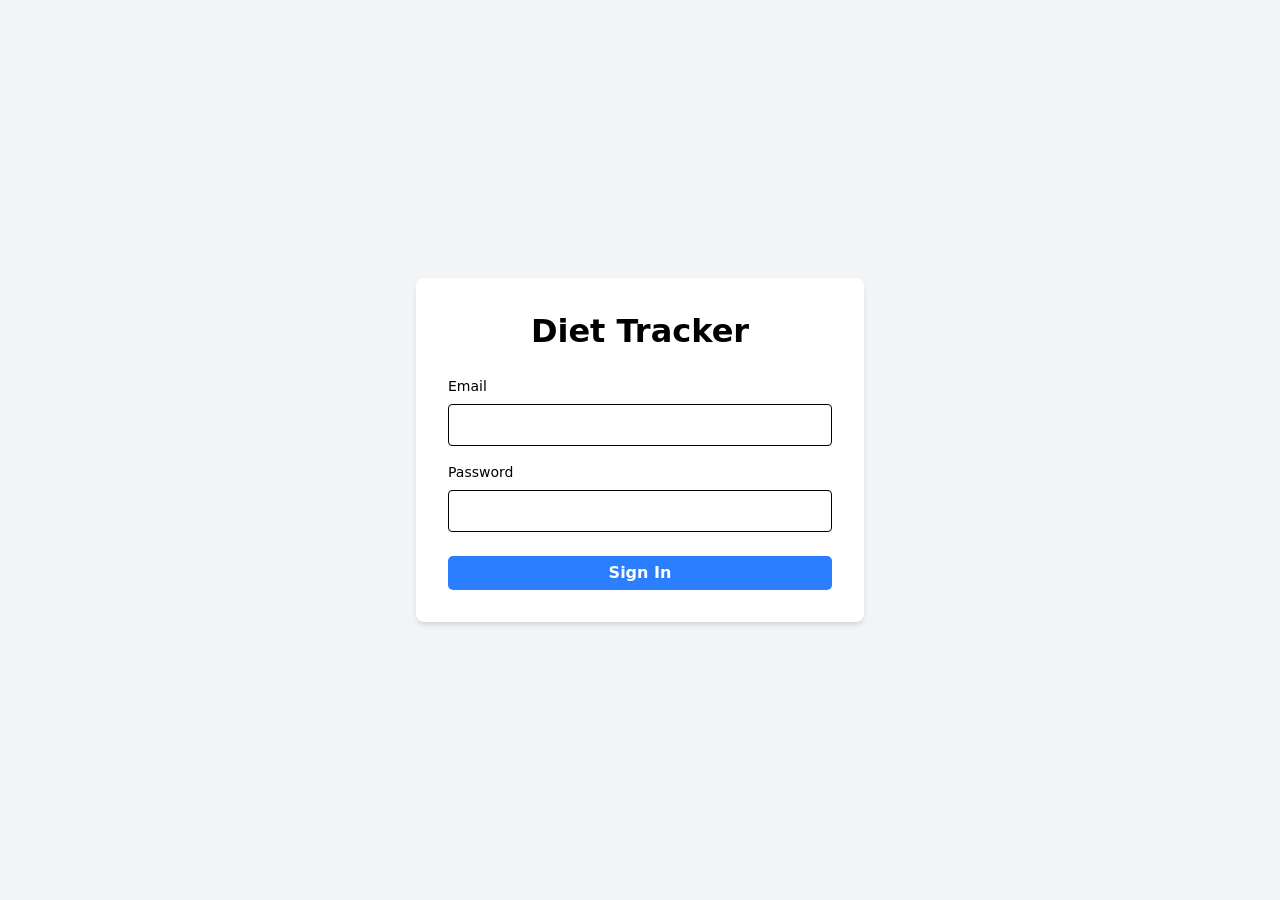
<file: index.html>
<!doctype html>
<html lang="en" data-beasties-container>
<head>
  <meta charset="utf-8">
  <title>Diet</title>
  <base href="/">
  <meta name="viewport" content="width=device-width, initial-scale=1">
  <link rel="icon" type="image/x-icon" href="favicon.ico">
  <link rel="manifest" href="site.webmanifest">
<style>@layer properties;@layer theme,base,components,utilities;@layer theme{:root{--font-sans:ui-sans-serif, system-ui, sans-serif, "Apple Color Emoji", "Segoe UI Emoji", "Segoe UI Symbol", "Noto Color Emoji";--font-mono:ui-monospace, SFMono-Regular, Menlo, Monaco, Consolas, "Liberation Mono", "Courier New", monospace;--color-red-100:oklch(93.6% .032 17.717);--color-red-400:oklch(70.4% .191 22.216);--color-red-500:oklch(63.7% .237 25.331);--color-red-600:oklch(57.7% .245 27.325);--color-red-700:oklch(50.5% .213 27.518);--color-orange-100:oklch(95.4% .038 75.164);--color-orange-500:oklch(70.5% .213 47.604);--color-orange-600:oklch(64.6% .222 41.116);--color-amber-100:oklch(96.2% .059 95.617);--color-yellow-50:oklch(98.7% .026 102.212);--color-yellow-200:oklch(94.5% .129 101.54);--color-green-100:oklch(96.2% .044 156.743);--color-green-500:oklch(72.3% .219 149.579);--color-green-600:oklch(62.7% .194 149.214);--color-blue-100:oklch(93.2% .032 255.585);--color-blue-500:oklch(62.3% .214 259.815);--color-blue-600:oklch(54.6% .245 262.881);--color-pink-100:oklch(94.8% .028 342.258);--color-gray-50:oklch(98.5% .002 247.839);--color-gray-100:oklch(96.7% .003 264.542);--color-gray-300:oklch(87.2% .01 258.338);--color-gray-400:oklch(70.7% .022 261.325);--color-gray-500:oklch(55.1% .027 264.364);--color-gray-600:oklch(44.6% .03 256.802);--color-black:#000;--color-white:#fff;--spacing:.25rem;--container-md:28rem;--container-6xl:72rem;--text-sm:.875rem;--text-sm--line-height:calc(1.25 / .875);--text-lg:1.125rem;--text-lg--line-height:calc(1.75 / 1.125);--text-xl:1.25rem;--text-xl--line-height:calc(1.75 / 1.25);--text-2xl:1.5rem;--text-2xl--line-height:calc(2 / 1.5);--font-weight-medium:500;--font-weight-semibold:600;--font-weight-bold:700;--radius-lg:.5rem;--default-font-family:var(--font-sans);--default-mono-font-family:var(--font-mono)}}@layer base{*,:after,:before{box-sizing:border-box;margin:0;padding:0;border:0 solid}html{line-height:1.5;-webkit-text-size-adjust:100%;tab-size:4;font-family:var(--default-font-family, ui-sans-serif, system-ui, sans-serif, "Apple Color Emoji", "Segoe UI Emoji", "Segoe UI Symbol", "Noto Color Emoji");font-feature-settings:var(--default-font-feature-settings, normal);font-variation-settings:var(--default-font-variation-settings, normal);-webkit-tap-highlight-color:transparent}}@layer utilities{}@property --tw-space-y-reverse{syntax:"*";inherits:false;initial-value:0;}@property --tw-border-style{syntax:"*";inherits:false;initial-value:solid;}@property --tw-font-weight{syntax:"*";inherits:false;}@property --tw-shadow{syntax:"*";inherits:false;initial-value:0 0 #0000;}@property --tw-shadow-color{syntax:"*";inherits:false;}@property --tw-shadow-alpha{syntax:"<percentage>";inherits:false;initial-value:100%;}@property --tw-inset-shadow{syntax:"*";inherits:false;initial-value:0 0 #0000;}@property --tw-inset-shadow-color{syntax:"*";inherits:false;}@property --tw-inset-shadow-alpha{syntax:"<percentage>";inherits:false;initial-value:100%;}@property --tw-ring-color{syntax:"*";inherits:false;}@property --tw-ring-shadow{syntax:"*";inherits:false;initial-value:0 0 #0000;}@property --tw-inset-ring-color{syntax:"*";inherits:false;}@property --tw-inset-ring-shadow{syntax:"*";inherits:false;initial-value:0 0 #0000;}@property --tw-ring-inset{syntax:"*";inherits:false;}@property --tw-ring-offset-width{syntax:"<length>";inherits:false;initial-value:0px;}@property --tw-ring-offset-color{syntax:"*";inherits:false;initial-value:#fff;}@property --tw-ring-offset-shadow{syntax:"*";inherits:false;initial-value:0 0 #0000;}@layer properties{@supports ((-webkit-hyphens: none) and (not (margin-trim: inline))) or ((-moz-orient: inline) and (not (color:rgb(from red r g b)))){*,:before,:after{--tw-space-y-reverse:0;--tw-border-style:solid;--tw-font-weight:initial;--tw-shadow:0 0 #0000;--tw-shadow-color:initial;--tw-shadow-alpha:100%;--tw-inset-shadow:0 0 #0000;--tw-inset-shadow-color:initial;--tw-inset-shadow-alpha:100%;--tw-ring-color:initial;--tw-ring-shadow:0 0 #0000;--tw-inset-ring-color:initial;--tw-inset-ring-shadow:0 0 #0000;--tw-ring-inset:initial;--tw-ring-offset-width:0px;--tw-ring-offset-color:#fff;--tw-ring-offset-shadow:0 0 #0000}}}</style><link rel="stylesheet" href="styles-Q5GRB2IZ.css" media="print" onload="this.media='all'"><noscript><link rel="stylesheet" href="styles-Q5GRB2IZ.css"></noscript></head>
<body>
  <app-root></app-root>
<script src="main-KCP7XDB2.js" type="module"></script></body>
</html>
</file>
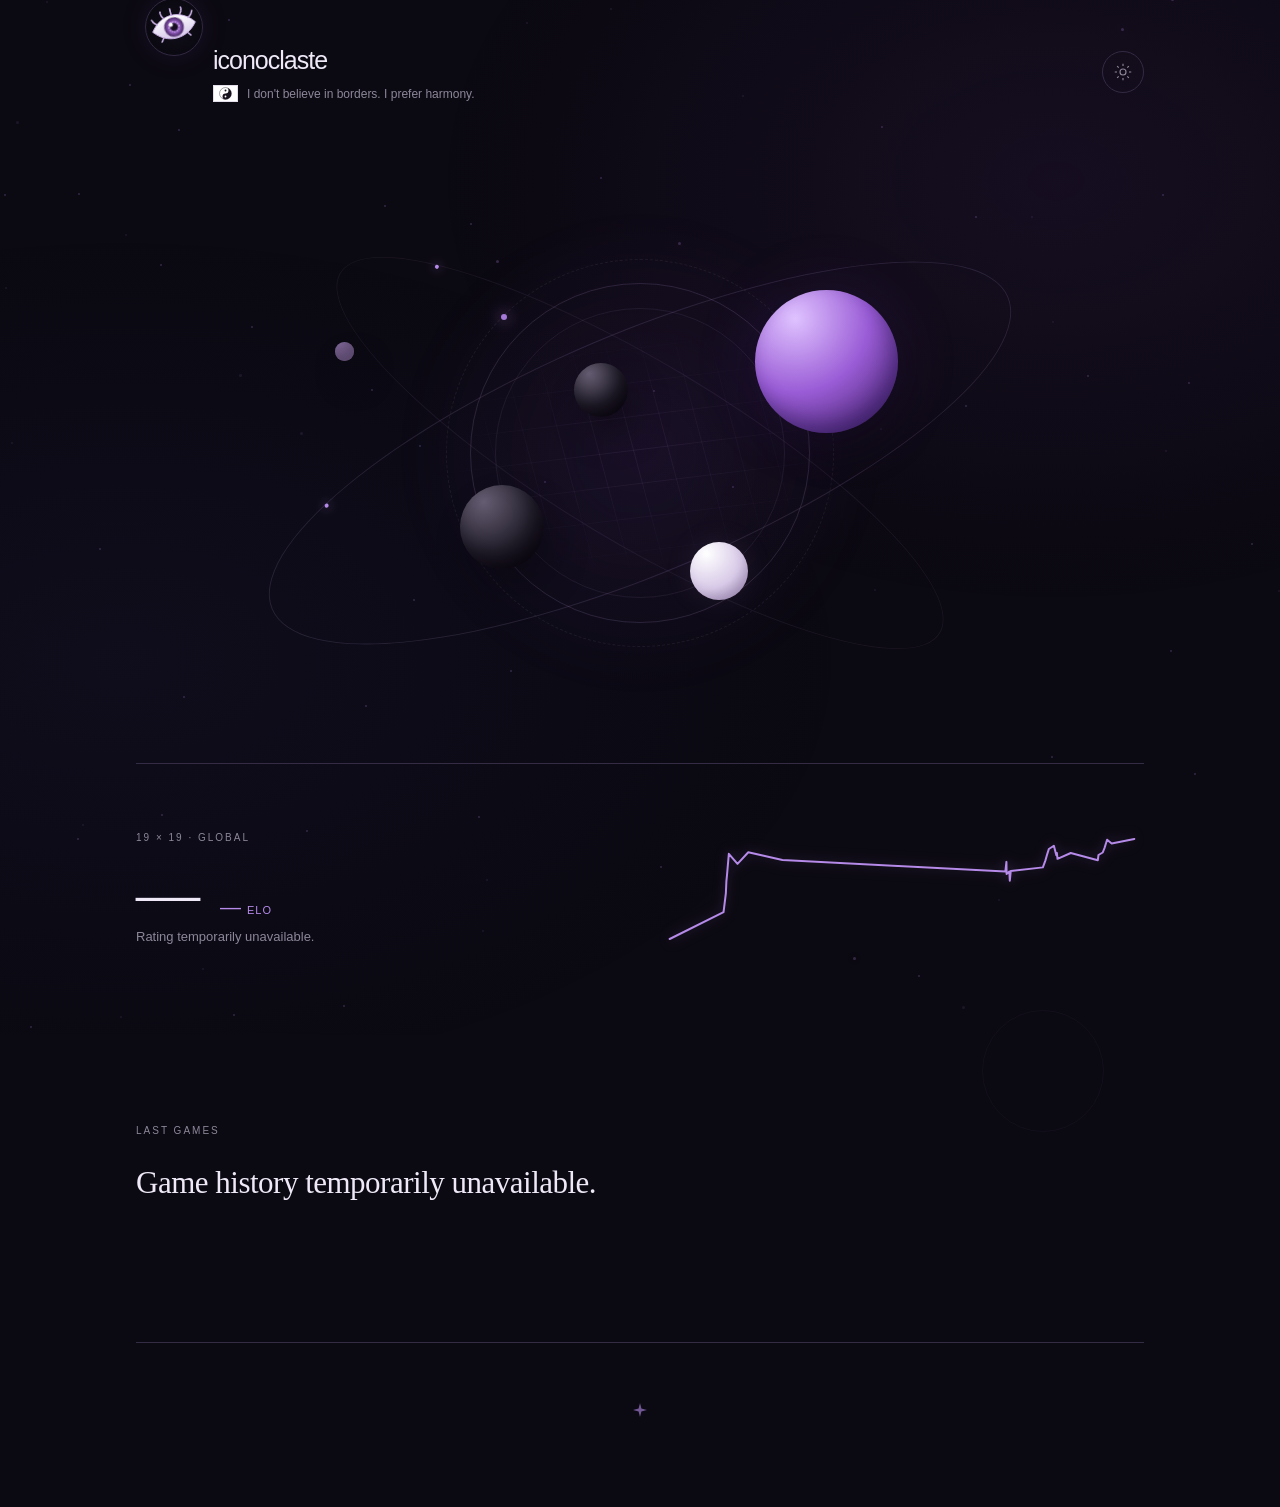
<file: iconoclaste-astral.html>
<!doctype html>
<html lang="en"><head><meta charset="utf-8"><meta name="viewport" content="width=device-width,initial-scale=1"><title>iconoclaste</title><style>
:root{color-scheme:dark;--bg:#0b0911;--surface:#12101b;--ink:#eee8f7;--muted:#8d879a;--accent:#b58ae9;--line:#342b44;--halo:#7951bb;--shadow:#040207;--panel:rgba(17,13,26,.82)}
:root.light{color-scheme:light;--bg:#f2eff7;--surface:#e9e3f1;--ink:#302439;--muted:#77707f;--accent:#8750b9;--line:#d2c5e0;--halo:#ab85d4;--shadow:#a99ab7;--panel:rgba(242,239,247,.88)}
*{box-sizing:border-box}html{scroll-behavior:smooth;scrollbar-width:thin;scrollbar-color:var(--line) var(--bg)}body{margin:0;background:var(--bg);color:var(--ink);font:15px/1.5 Arial,Helvetica,sans-serif;transition:background .7s,color .7s;overflow-x:hidden}button,a{-webkit-tap-highlight-color:transparent}button{font:inherit;color:inherit}button:focus-visible,a:focus-visible{outline:2px solid var(--accent);outline-offset:7px}button{cursor:pointer}a{color:inherit}::selection{background:#a67be966;color:var(--ink)}
.sky{position:fixed;inset:-15%;pointer-events:none;z-index:-1;background:radial-gradient(ellipse at 75% 27%,#63318f20,transparent 35%),radial-gradient(ellipse at 19% 68%,#42409b15,transparent 38%);will-change:transform}.stars{position:absolute;inset:0}.star{position:absolute;width:2px;height:2px;background:var(--accent);border-radius:50%;opacity:.24}.star:nth-child(7n){width:3px;height:3px;box-shadow:0 0 12px var(--accent);animation:twinkle 7s ease-in-out infinite alternate}.stars.near{opacity:.45}.light .sky{opacity:.55}
.shell{max-width:1120px;margin:auto;padding:42px 56px 90px}.masthead{display:flex;align-items:center;justify-content:space-between;position:relative;z-index:5}.identity{display:flex;align-items:center;gap:19px}.handle{margin:0;font-size:25px;letter-spacing:-1px;font-weight:500}.borderless{font-size:12px;color:var(--muted);display:flex;align-items:center;gap:9px;margin-top:5px}.flag{width:25px;height:17px;flex:0 0 25px;background:#fff;display:inline-grid;place-items:center;position:relative;border:1px solid #e4deeb;clip-path:none}.flag svg{width:13px;height:13px;display:block}.light .flag{box-shadow:inset 0 0 0 1px #ccc}.theme{width:42px;height:42px;border:1px solid var(--line);border-radius:50%;background:transparent;display:grid;place-items:center;transition:background .3s,transform .4s}.theme:hover{background:var(--surface);transform:rotate(16deg)}.theme svg{width:18px;height:18px;stroke:var(--muted);fill:none;stroke-width:1.5}.theme .moon,.light .theme .sun{display:none}.light .theme .moon{display:block}
.mascot-home{width:58px;height:58px;flex:0 0 58px;position:relative}.mascot{pointer-events:none;width:58px;height:58px;display:grid;place-items:center;position:relative;flex-shrink:0;--lash:#cbb2e8}.light .mascot{--lash:#684b80}.mascot:before{content:'';position:absolute;inset:0;border:1px solid var(--line);border-radius:50%;box-shadow:0 0 30px #8653c414}.mascot.is-floating{isolation:isolate;position:fixed;left:0;top:0;z-index:30;pointer-events:none;will-change:transform}.mascot.is-floating:before{z-index:-1;background:radial-gradient(circle,var(--surface),transparent 72%);box-shadow:0 0 28px #8653c421}.eye-drawing{width:54px;height:42px;overflow:visible}.eye-blink{transform-origin:32px 24px;animation:blink 8.7s infinite}.iris{transform:translate(var(--ex,0px),var(--ey,0px));will-change:transform}.eyelashes{fill:none;stroke:var(--lash);stroke-width:1.8;stroke-linecap:round;stroke-linejoin:round}
.orbit-section{position:relative;margin-top:40px;height:620px;display:grid;place-items:center}.system{border:0;background:none;width:100%;height:520px;position:relative;padding:0;perspective:1000px;outline-offset:-10px}.depth{position:absolute;inset:0;will-change:transform}.sculpture{position:absolute;inset:0;transition:transform 1.5s cubic-bezier(.16,1,.3,1)}.nebula{position:absolute;left:calc(50% - 250px);top:calc(50% - 250px);width:500px;height:500px;border-radius:50%;background:radial-gradient(#7f45b921,transparent 67%);filter:blur(12px);animation:breathe 9s ease-in-out infinite alternate}.ring{position:absolute;left:calc(50% - 170px);top:calc(50% - 170px);width:340px;height:340px;border:1px solid #a58ac230;border-radius:50%;transition:transform 1.4s,opacity 1.4s}.ring:before,.ring:after{content:'';position:absolute;inset:24px;border:1px solid #a58ac21c;border-radius:50%}.ring:after{inset:-25px;border-style:dashed;animation:turn 100s linear infinite}.orbit{position:absolute;width:800px;height:240px;left:calc(50% - 400px);top:calc(50% - 120px);border:1px solid #a58ac22c;border-radius:50%;transform:rotate(-23deg);transition:transform 1.8s,width 1.8s,left 1.8s}.orbit.two{width:700px;height:180px;left:calc(50% - 350px);top:calc(50% - 90px);transform:rotate(31deg);border-color:#a58ac218}.orbit:after{content:'';width:4px;height:4px;background:var(--accent);position:absolute;left:11%;top:18%;border-radius:50%;box-shadow:0 0 12px #bd95ff}.grid{position:absolute;left:calc(50% - 210px);top:calc(50% - 140px);width:420px;height:280px;background-image:linear-gradient(#bda0db15 1px,transparent 1px),linear-gradient(90deg,#bda0db15 1px,transparent 1px);background-size:34px 34px;transform:rotate(-15deg) skewY(8deg);mask-image:radial-gradient(ellipse,#000,transparent 70%);transition:transform 1.5s}
.planet{position:absolute;left:calc(50% + var(--x));top:calc(50% + var(--y));width:var(--size);height:var(--size);transition:left 1.5s cubic-bezier(.16,1,.3,1),top 1.5s cubic-bezier(.16,1,.3,1);z-index:2}.planet i{display:block;width:100%;height:100%;border-radius:50%;animation:drift var(--duration,8s) ease-in-out infinite;animation-delay:var(--delay,0s);background:radial-gradient(circle at 28% 20%,#655d72,#24202d 55%,#100c16 83%);box-shadow:inset -8px -12px 18px #05020a80,10px 20px 35px #0004}.planet.one{--x:-180px;--y:32px;--size:84px;--duration:7s}.planet.two{--x:-66px;--y:-90px;--size:54px;--delay:-3s}.planet.three{--x:50px;--y:89px;--size:58px;--delay:-6s}.planet.three i{background:radial-gradient(circle at 28% 20%,#fff,#d7c9e7 57%,#8d7ba1);box-shadow:inset -4px -6px 8px #5f437822,0 0 30px #c6adf218}.planet.four{--x:115px;--y:-163px;--size:143px;--duration:11s;--delay:-3s}.planet.four i{background:radial-gradient(circle at 28% 20%,#dfc2ff,#9a5cd6 48%,#4c2775 86%);box-shadow:inset -6px -10px 18px #180c4255,0 0 65px #7a38bf29,15px 25px 35px #0003}.planet.five{--x:-305px;--y:-111px;--size:19px;--delay:-2s}.planet.five i{background:#ab8ccb}.satellite{position:absolute;left:calc(50% - 183px);top:calc(50% - 183px);width:366px;height:366px;animation:turn 35s linear infinite}.satellite:before{content:'';position:absolute;left:12%;top:12%;width:6px;height:6px;background:#a579d7;border-radius:50%;box-shadow:0 0 15px #c493f0}
.revelation{position:absolute;inset:0;display:flex;justify-content:center;align-items:center;gap:.19em;font:400 clamp(30px,5.7vw,72px)/1.1 Georgia,serif;letter-spacing:-.055em;color:var(--ink);z-index:3;opacity:0;filter:blur(14px);transform:translateY(18px) scale(.97);transition:opacity .4s,filter .5s,transform .6s;pointer-events:none;text-shadow:0 3px 30px var(--bg)}.revelation em{color:var(--accent);font-weight:400}.system[data-expanded=true] .revelation{opacity:1;filter:blur(0);transform:none;transition:opacity 1.2s .2s,filter 1.4s .15s,transform 1.4s .15s}.system[data-expanded=true] .planet.one{left:calc(50% - 290px);top:calc(50% + 75px)}.system[data-expanded=true] .planet.two{left:calc(50% - 110px);top:calc(50% - 186px)}.system[data-expanded=true] .planet.three{left:calc(50% + 140px);top:calc(50% + 112px)}.system[data-expanded=true] .planet.four{left:calc(50% + 260px);top:calc(50% - 150px)}.system[data-expanded=true] .planet.five{left:calc(50% - 370px);top:calc(50% - 45px)}.system[data-expanded=true] .ring{transform:scale(1.45);opacity:.55}.system[data-expanded=true] .orbit{transform:rotate(5deg) scale(1.14)}.system[data-expanded=true] .orbit.two{transform:rotate(-37deg)}.system[data-expanded=true] .grid{transform:rotate(25deg) scale(1.3);opacity:.5}
.system:focus-visible{outline:1px solid var(--accent);border-radius:24px}
.content{position:relative;z-index:4}.rank-section{border-top:1px solid var(--line);padding:45px 0 28px;display:grid;grid-template-columns:1fr 1fr;align-items:center;gap:40px}.eyebrow{font-size:10px;letter-spacing:2px;text-transform:uppercase;color:var(--muted);margin:0 0 16px;font-weight:500}.rank-values{display:flex;align-items:baseline;gap:23px;font-variant-numeric:tabular-nums}.dan{font:400 64px/1 Georgia,serif;letter-spacing:-3px;white-space:nowrap}.elo{color:var(--accent);font-size:21px;font-weight:400;white-space:nowrap}.elo small{font-size:11px;margin-left:6px;letter-spacing:1px}.sparkline{width:100%;height:160px;overflow:visible;display:block}.sparkline path{stroke:var(--accent);stroke-width:2;fill:none;stroke-linecap:round;stroke-linejoin:round;filter:drop-shadow(0 0 7px #a472db60);vector-effect:non-scaling-stroke}.history-error{font-size:12px;color:var(--muted)}.games-section{padding:68px 0 130px;border-bottom:1px solid var(--line);margin-top:58px;position:relative}.games-section:before{content:'';position:absolute;right:40px;top:-45px;width:120px;height:120px;border:1px solid var(--line);border-radius:50%;opacity:.22;pointer-events:none}.games{font:400 clamp(21px,2.5vw,31px)/1.9 Georgia,serif;letter-spacing:-.5px;max-width:900px}.games a{color:var(--muted);text-decoration:none;transition:color .25s,text-shadow .25s}.games a.win{font-weight:700;color:var(--accent)}.games a:hover{color:var(--ink);text-shadow:0 0 20px #b586ef55;text-decoration:underline;text-decoration-thickness:1px;text-underline-offset:6px}.comma{color:var(--muted)}.error{font:13px Arial,sans-serif;color:var(--muted)}.retry{border:0;background:transparent;color:var(--accent);text-decoration:underline;margin-left:8px}.sr{position:absolute;width:1px;height:1px;overflow:hidden;clip-path:inset(50%);white-space:nowrap}.end-star{display:block;margin:60px auto 0;color:var(--accent);width:14px;height:14px;opacity:.6}
@keyframes drift{50%{transform:translate(5px,-18px)}}@keyframes turn{to{transform:rotate(360deg)}}@keyframes breathe{to{transform:scale(1.1);opacity:.5}}@keyframes twinkle{to{opacity:.7}}@keyframes blink{0%,42%,45%,94%,98%,100%{transform:scaleY(1)}43%,96%{transform:scaleY(.025)}97%{transform:scaleY(.4)}}
@media(min-width:1600px){.shell{max-width:1240px}.orbit-section{height:690px}}
@media(max-width:700px){.shell{padding:28px 24px 55px}.handle{font-size:22px}.identity{gap:12px}.mascot-home{width:46px;height:46px;flex-basis:46px}.mascot{width:46px;height:46px}.mascot .eye-drawing{width:45px;height:35px}.borderless{font-size:10px;align-items:flex-start;max-width:230px}.borderless>span:last-child{max-width:190px}.theme{flex-shrink:0;margin-left:14px}.theme{width:36px;height:36px}.orbit-section{height:480px;margin-top:10px;overflow:visible}.system{height:470px}.sculpture{transform:scale(.65)}.revelation{font-size:clamp(28px,7.7vw,51px);letter-spacing:-.055em;white-space:nowrap}.rank-section{grid-template-columns:1fr;padding:38px 0 10px;gap:15px}.rank-values{gap:20px}.dan{font-size:54px}.elo{font-size:19px}.sparkline{height:125px}.games-section{margin-top:25px;padding:35px 0 75px}.games{font-size:25px;line-height:1.8}.games-section:before{right:10px;width:85px;height:85px}}
@media(max-width:390px){.shell{padding-inline:18px}.handle{font-size:20px}.borderless{font-size:9px}.sculpture{transform:scale(.51)}.orbit-section{height:420px}.system{height:410px}.revelation{font-size:28px}}
@media(prefers-reduced-motion:reduce){html{scroll-behavior:auto}*,*:before,*:after{animation:none!important;transition:none!important}.depth,.sky,.content{transform:none!important}}
</style></head><body>
<div class="sky" aria-hidden="true"><div class="stars far"></div><div class="stars near"></div></div>
<main class="shell">
<header class="masthead"><div class="identity"><div class="mascot-home" data-state="docked"><div class="mascot" aria-hidden="true"><svg class="eye-drawing" viewBox="0 0 64 48"><defs><radialGradient id="iris-color"><stop stop-color="#d3b1f5"/><stop offset=".52" stop-color="#9e68cb"/><stop offset="1" stop-color="#4f2a70"/></radialGradient><linearGradient id="eye-white" x2="0" y2="1"><stop stop-color="#fff"/><stop offset="1" stop-color="#d7c9eb"/></linearGradient><clipPath id="eye-window"><path d="M6 24C20 5 44 5 58 24C44 42 20 42 6 24Z"/></clipPath></defs><g transform="rotate(-14 32 24)"><g class="eye-blink"><path d="M6 24C20 5 44 5 58 24C44 42 20 42 6 24Z" fill="url(#eye-white)" stroke="var(--lash)" stroke-width="1"/><g clip-path="url(#eye-window)"><g class="iris"><circle cx="32" cy="24" r="11" fill="url(#iris-color)" stroke="#51316d" stroke-width="1.2"/><circle cx="32" cy="24" r="6" fill="none" stroke="#d7b2f1" stroke-width="2" stroke-dasharray="1 2"/><circle cx="32" cy="24" r="4.7" fill="#170e24"/><circle cx="28.8" cy="20.5" r="2.5" fill="white"/></g></g><path class="eyelashes" d="M13 17Q9 14 8 10M22 11Q19 7 20 3M32 10V2M42 11Q46 7 45 3M51 17Q56 14 57 10M17 34l-3 4M46 34l3 4"/></g></g></svg></div></div><div><h1 class="handle">iconoclaste</h1><div class="borderless"><span class="flag" aria-hidden="true"><svg viewBox="0 0 24 24"><circle cx="12" cy="12" r="11" fill="#fff" stroke="#18121e" stroke-width=".7"/><path d="M12 1a11 11 0 0 1 0 22a5.5 5.5 0 0 1 0-11a5.5 5.5 0 0 0 0-11Z" fill="#18121e"/><circle cx="12" cy="6.5" r="1.7" fill="#18121e"/><circle cx="12" cy="17.5" r="1.7" fill="#fff"/></svg></span><span>I don't believe in borders. I prefer harmony.</span></div></div></div><button class="theme" type="button" aria-label="Switch to light theme" aria-pressed="false"><svg class="sun" viewBox="0 0 24 24" aria-hidden="true"><circle cx="12" cy="12" r="4"/><path d="M12 1v3m0 16v3M1 12h3m16 0h3M4.2 4.2l2.1 2.1m11.4 11.4 2.1 2.1M4.2 19.8l2.1-2.1M17.7 6.3l2.1-2.1"/></svg><svg class="moon" viewBox="0 0 24 24" aria-hidden="true"><path d="M20 15.5A9 9 0 0 1 8.5 4a9 9 0 1 0 11.5 11.5Z"/></svg></button></header>
<section class="orbit-section" aria-label="Interactive planet system"><div class="system" role="group" tabindex="0" data-expanded="false" aria-label="Planet system. Hover, focus, or touch and hold to explore."><span class="depth" aria-hidden="true"><span class="sculpture"><span class="nebula"></span><span class="ring"></span><span class="orbit"></span><span class="orbit two"></span><span class="grid"></span><span class="satellite"></span><span class="planet one"><i></i></span><span class="planet two"><i></i></span><span class="planet three"><i></i></span><span class="planet four"><i></i></span><span class="planet five"><i></i></span></span></span><span class="revelation" aria-hidden="true"><span>Beyond</span> <em>perception.</em></span></div></section>
<div class="content"><section class="rank-section" aria-label="Global 19 by 19 rating"><div><h2 class="eyebrow">19 × 19 · Global</h2><div class="rank-values"><span class="dan" id="dan">—</span><span class="elo"><span id="elo">—</span><small>ELO</small></span></div><span class="error" id="rank-error"></span></div><div class="chart-wrap"><svg class="sparkline" viewBox="0 0 600 160" preserveAspectRatio="none" role="img" aria-label="Global 19 by 19 rating history"><title>Global 19 by 19 rating history</title><path id="rating-line" d=""/></svg><span class="history-error" id="history-error"></span></div></section>
<section class="games-section" aria-labelledby="games-heading"><h2 class="eyebrow" id="games-heading">Last games</h2><div class="games" id="games" aria-live="polite"><span class="error">Loading…</span></div></section><svg class="end-star" viewBox="0 0 20 20" aria-hidden="true"><path d="M10 0 12 8 20 10 12 12 10 20 8 12 0 10 8 8Z" fill="currentColor"/></svg></div>
</main>
<script>
(function (root) {
    "use strict";

    const PLAYER_ID = 2117847;
    const OGS_ORIGIN = "https://online-go.com";
    const ENDPOINTS = Object.freeze({
        profile: `${OGS_ORIGIN}/api/v1/players/${PLAYER_ID}/full`,
        games: `${OGS_ORIGIN}/api/v1/players/${PLAYER_ID}/game_history/?page_size=10&ordering=-ended&annulled=false`,
        history: "./iconoclaste-history.json?series=19x19",
    });

    // OGS uses Glicko-2 ratings and this conversion for the displayed rank.
    // Source: online-go/online-go.com, src/lib/rank_utils.ts.
    function rankLabel(rating) {
        if (!Number.isFinite(rating)) throw new Error("The global 19×19 rating is unavailable.");
        const rank = Math.min(38, Math.max(5, Math.log(Math.min(6000, Math.max(100, rating)) / 525) * 23.15));
        return rank >= 30
            ? `${(Math.floor((rank - 29) * 10) / 10).toFixed(1)} dan`
            : `${(Math.ceil((30 - rank) * 10) / 10).toFixed(1)} kyu`;
    }

    function parseProfile(payload) {
        const user = payload && payload.user;
        if (!user || Number(user.id) !== PLAYER_ID || typeof user.username !== "string") {
            throw new Error("OGS returned an unexpected player profile.");
        }
        // OGS getUserRating(user, "overall", 19) uses "19x19" for all speeds.
        // Do not substitute rapid, the all-board overall rating, or another size.
        const rating = user.ratings && user.ratings["19x19"];
        if (!rating || typeof rating.rating !== "number" || !Number.isFinite(rating.rating)) {
            throw new Error("The global 19×19 rating is unavailable.");
        }
        return { username: user.username, dan: rankLabel(rating.rating), elo: Math.round(rating.rating) };
    }

    function playerColor(game) {
        if (game.rengo) {
            if (Array.isArray(game.rengo_black_team) && game.rengo_black_team.includes(PLAYER_ID)) return "black";
            if (Array.isArray(game.rengo_white_team) && game.rengo_white_team.includes(PLAYER_ID)) return "white";
        }
        if (Number(game.players && game.players.black && game.players.black.id) === PLAYER_ID) return "black";
        if (Number(game.players && game.players.white && game.players.white.id) === PLAYER_ID) return "white";
        throw new Error("OGS returned a game without this player.");
    }

    // Cancelled games can be identified by either the annulment flag or outcome.
    // Filter them before validation and the ten-game limit, so they never appear as losses.
    function parseGames(payload) {
        if (!payload || !Array.isArray(payload.results)) throw new Error("The recent games are unavailable.");
        return payload.results.filter(game => game && game.ended && !game.annulled &&
            !/\b(?:cancelled|canceled|cancellation|annulled|annulment)\b/i.test(String(game.outcome || ""))).map(game => {
            const color = playerColor(game);
            const opponentColor = color === "black" ? "white" : "black";
            const historical = game.historical_ratings && game.historical_ratings[opponentColor];
            const opponent = historical && typeof historical.username === "string"
                ? historical : game.players && game.players[opponentColor];
            const id = Number(game.id);
            const ended = new Date(game.ended);
            if (!opponent || typeof opponent.username !== "string" || !Number.isSafeInteger(id) || id <= 0 || !Number.isFinite(ended.getTime())) {
                throw new Error("OGS returned an incomplete recent game.");
            }
            const ownLoss = game[`${color}_lost`];
            const opponentLoss = game[`${opponentColor}_lost`];
            return {
                name: opponent.username,
                url: `${OGS_ORIGIN}/game/${id}`,
                win: ownLoss === false && opponentLoss === true,
                annulled: false,
                date: ended.toISOString(),
            };
        }).sort((a, b) => b.date.localeCompare(a.date)).slice(0, 10);
    }

    // The official history endpoint is a TSV with Unix-second timestamps.
    // Only numeric ended/rating columns are read, so quoted JSON in extra does not matter.
    function parseHistory(tsv) {
        if (typeof tsv !== "string") throw new Error("The global 19×19 history is unavailable.");
        const lines = tsv.replace(/^\uFEFF/, "").trim().split(/\r?\n/);
        const headers = lines.shift().split("\t");
        const dateIndex = headers.indexOf("ended");
        const ratingIndex = headers.indexOf("rating");
        if (dateIndex < 0 || ratingIndex < 0) throw new Error("OGS returned an unexpected rating history.");
        return lines.filter(line => line.trim()).map(line => {
            const values = line.split("\t");
            const seconds = Number(values[dateIndex]);
            const rating = Number(values[ratingIndex]);
            const date = new Date(seconds * 1000);
            if (!values[dateIndex] || !values[ratingIndex] || !Number.isFinite(rating) || !Number.isFinite(date.getTime())) {
                throw new Error("OGS returned an incomplete rating history.");
            }
            return { date: date.toISOString(), rating };
        }).sort((a, b) => a.date.localeCompare(b.date));
    }

    // The termination endpoint does not allow cross-origin browser access.
    // A scheduled public snapshot preserves the exact series and its fetch time.
    function parseHistorySnapshot(payload) {
        if (!payload || payload.series !== "19x19" || !Array.isArray(payload.history)) {
            throw new Error("The global 19×19 history snapshot is unavailable.");
        }
        const updatedAt = new Date(payload.updatedAt);
        if (!Number.isFinite(updatedAt.getTime())) throw new Error("The rating history freshness is unavailable.");
        const history = payload.history.map(point => {
            const date = new Date(point && point.date);
            if (!point || typeof point.date !== "string" || typeof point.rating !== "number" || !Number.isFinite(point.rating) || !Number.isFinite(date.getTime())) {
                throw new Error("The rating history snapshot is incomplete.");
            }
            return { date: date.toISOString(), rating: point.rating };
        }).sort((a, b) => a.date.localeCompare(b.date));
        return { history, historyUpdatedAt: updatedAt.toISOString() };
    }

    async function request(url, format, fetchImpl, externalSignal) {
        const controller = new AbortController();
        const forwardAbort = () => controller.abort();
        if (externalSignal) {
            if (externalSignal.aborted) controller.abort();
            else externalSignal.addEventListener("abort", forwardAbort, { once: true });
        }
        const timeout = setTimeout(() => controller.abort(), 12000);
        try {
            const response = await fetchImpl(url, {
                credentials: "omit", mode: "cors", signal: controller.signal,
                headers: { Accept: format === "json" ? "application/json" : "text/tab-separated-values" },
            });
            if (!response.ok) throw new Error(`OGS returned HTTP ${response.status}.`);
            return await response[format]();
        } finally {
            clearTimeout(timeout);
            if (externalSignal) externalSignal.removeEventListener("abort", forwardAbort);
        }
    }

    async function loadRecentGames(fetchImpl, signal) {
        const games = [];
        const visited = new Set();
        let url = ENDPOINTS.games;
        while (url && games.length < 10) {
            if (visited.has(url)) throw new Error("OGS returned repeated recent-game pages.");
            visited.add(url);
            const payload = await request(url, "json", fetchImpl, signal);
            games.push(...parseGames(payload));
            if (games.length >= 10 || !payload.next) break;
            // Read another page when local cancellation filtering leaves fewer than ten games.
            const next = new URL(payload.next, ENDPOINTS.games);
            if (next.origin !== OGS_ORIGIN || next.pathname !== new URL(ENDPOINTS.games).pathname) {
                throw new Error("OGS returned an unexpected recent-game page.");
            }
            next.searchParams.set("annulled", "false");
            url = next.href;
        }
        return games.sort((a, b) => b.date.localeCompare(a.date)).slice(0, 10);
    }

    async function loadProfileData(options = {}) {
        const fetchImpl = options.fetchImpl || root.fetch.bind(root);
        const includeHistory = options.includeHistory !== false;
        const data = { username: null, dan: null, elo: null, games: null, history: null, historyUpdatedAt: null, errors: [] };
        const tasks = [
            ["profile", () => request(ENDPOINTS.profile, "json", fetchImpl, options.signal).then(parseProfile)],
            ["games", () => loadRecentGames(fetchImpl, options.signal)],
        ];
        if (includeHistory) tasks.push(["history", () => request(ENDPOINTS.history, "json", fetchImpl, options.signal).then(parseHistorySnapshot)]);
        const results = await Promise.allSettled(tasks.map(([, run]) => run()));
        results.forEach((result, index) => {
            const section = tasks[index][0];
            if (result.status === "fulfilled") {
                if (section === "profile" || section === "history") Object.assign(data, result.value);
                else data[section] = result.value;
            } else {
                data.errors.push({ section, message: result.reason instanceof Error ? result.reason.message : "OGS data is unavailable." });
            }
        });
        return data;
    }

    root.IconoclasteData = Object.freeze({ loadProfileData, rankLabel, parseProfile, parseGames, parseHistory, parseHistorySnapshot, endpoints: ENDPOINTS });
})(globalThis);

</script><script>
const reduced=matchMedia('(prefers-reduced-motion: reduce)');
const themeButton=document.querySelector('.theme');
themeButton.addEventListener('click',()=>{const light=document.documentElement.classList.toggle('light');themeButton.setAttribute('aria-label',light?'Switch to dark theme':'Switch to light theme');themeButton.setAttribute('aria-pressed',String(light));});
const system=document.querySelector('.system');
let systemHovered=false,systemFocused=false,systemHeld=false;
function revealSystem(){const expanded=systemHovered||systemFocused||systemHeld;system.dataset.expanded=String(expanded);document.querySelector('.revelation').setAttribute('aria-hidden',String(!expanded));}
system.addEventListener('pointerenter',event=>{if(event.pointerType==='touch')return;systemHovered=true;revealSystem();});
system.addEventListener('pointerleave',()=>{systemHovered=false;systemHeld=false;revealSystem();});
system.addEventListener('focus',()=>{systemFocused=system.matches(':focus-visible');revealSystem();});
system.addEventListener('blur',()=>{systemFocused=false;revealSystem();});
system.addEventListener('pointerdown',event=>{systemFocused=false;if(event.pointerType==='touch')systemHeld=true;else event.preventDefault();revealSystem();});
for(const event of ['pointerup','pointercancel'])addEventListener(event,()=>{if(systemHeld){systemHeld=false;revealSystem();}});
let seed=2117847;function random(){seed=(seed*1664525+1013904223)>>>0;return seed/4294967296}document.querySelectorAll('.stars').forEach((layer,index)=>{for(let i=0;i<(index?34:65);i++){const s=document.createElement('i');s.className='star';s.style.left=random()*100+'%';s.style.top=random()*100+'%';s.style.animationDelay=-random()*8+'s';layer.append(s);}});
(() => {
    'use strict';

    const home = document.querySelector('.mascot-home');
    const mascot = home && home.querySelector('.mascot');
    const iris = mascot && mascot.querySelector('.iris');
    if (!home || !mascot || !iris) return;

    const coarse = matchMedia('(pointer: coarse), (hover: none)');
    const INPUT_DELAY = 300;
    const ORBIT_PERIOD = 23000;
    const MAX_SPEED = 160;
    const tilt = Number(mascot.dataset.eyeTilt ?? -14) * Math.PI / 180;
    const floatingProperties = ['position', 'left', 'top', 'z-index', 'pointer-events', 'transform', 'will-change', 'transition'];
    let savedStyle = [];
    let state = 'docked';
    let frame = 0;
    let lastTime = 0;
    let phase = -Math.PI / 2;
    let position = { x: 0, y: 0 };
    let orbitCenter = { x: innerWidth / 2, y: innerHeight / 2 };
    let pointer = { x: innerWidth / 2, y: innerHeight / 2 };
    let pointerSeen = false;
    let pointerInside = false;
    let touchMode = false;
    let eyeX = 0;
    let eyeY = 0;
    let samples = [{ ...pointer, time: performance.now() - INPUT_DELAY }];

    const clamp = (value, min, max) => Math.max(min, Math.min(max, value));
    const active = () => !reduced.matches && !coarse.matches && !touchMode;
    const setState = next => { state = next; home.dataset.state = next; };

    function wake() {
        if (!frame && !document.hidden) frame = requestAnimationFrame(step);
    }

    function rememberPointer(x, y) {
        pointer = { x: clamp(x, 0, innerWidth), y: clamp(y, 0, innerHeight) };
        const now = performance.now();
        samples.push({ ...pointer, time: now });
        while (samples.length > 1 && samples[1].time <= now - INPUT_DELAY) samples.shift();
    }

    function delayedPointer(now) {
        const cutoff = now - INPUT_DELAY;
        while (samples.length > 1 && samples[1].time <= cutoff) samples.shift();
        return samples[0];
    }

    function drawPosition(width, height) {
        mascot.style.setProperty('transform', `translate3d(${(position.x - width / 2).toFixed(3)}px, ${(position.y - height / 2).toFixed(3)}px, 0)`);
    }

    function detach(rect, now) {
        const bounds = mascot.getBoundingClientRect();
        // A large scroll may put the home far above the viewport. Enter from the
        // nearest hidden edge, so the eye never travels through thousands of pixels.
        position = {
            x: clamp(bounds.left + bounds.width / 2, bounds.width / 2, innerWidth - bounds.width / 2),
            y: Math.max(-bounds.height / 2, bounds.top + bounds.height / 2),
        };
        const delayed = delayedPointer(now);
        orbitCenter = { x: delayed.x, y: delayed.y };
        phase = Math.atan2((position.y - orbitCenter.y) / 46, (position.x - orbitCenter.x) / 68);
        savedStyle = floatingProperties.map(name => [name, mascot.style.getPropertyValue(name), mascot.style.getPropertyPriority(name)]);
        document.body.appendChild(mascot);
        mascot.classList.add('is-floating');
        mascot.style.setProperty('position', 'fixed');
        mascot.style.setProperty('left', '0');
        mascot.style.setProperty('top', '0');
        mascot.style.setProperty('z-index', '30');
        mascot.style.setProperty('pointer-events', 'none');
        mascot.style.setProperty('will-change', 'transform');
        mascot.style.setProperty('transition', 'none');
        drawPosition(bounds.width || rect.width, bounds.height || rect.height);
        setState('orbit');
    }

    function dock() {
        if (state !== 'docked') {
            home.appendChild(mascot);
            mascot.classList.remove('is-floating');
            for (const [name, value, priority] of savedStyle) {
                if (value) mascot.style.setProperty(name, value, priority);
                else mascot.style.removeProperty(name);
            }
            savedStyle = [];
        }
        setState('docked');
    }

    function centerEye() {
        eyeX = eyeY = 0;
        iris.style.setProperty('--ex', '0px');
        iris.style.setProperty('--ey', '0px');
    }

    function step(now) {
        frame = 0;
        if (document.hidden) { lastTime = 0; return; }
        const dt = lastTime ? clamp(now - lastTime, 0, 50) : 16;
        lastTime = now;
        if (!active()) {
            dock();
            centerEye();
            lastTime = 0;
            return;
        }

        const homeRect = home.getBoundingClientRect();
        const homeVisible = homeRect.top >= 0 && homeRect.top < innerHeight && homeRect.bottom > 0;
        // The gap between bottom <= 0 and top >= 0 provides a full-eye-height
        // hysteresis band, preventing bouncing around a single scroll threshold.
        if (state === 'docked' && homeRect.bottom <= 0) detach(homeRect, now);
        else if (state === 'orbit' && homeVisible) setState('return');
        else if (state === 'return' && homeRect.bottom <= 0) setState('orbit');

        if (state !== 'docked') {
            const bounds = mascot.getBoundingClientRect();
            const width = bounds.width || homeRect.width;
            const height = bounds.height || homeRect.height;
            let target;
            if (state === 'return') {
                target = { x: homeRect.left + homeRect.width / 2, y: homeRect.top + homeRect.height / 2 };
            } else {
                const delayed = delayedPointer(now);
                const follow = 1 - Math.exp(-dt / 350);
                orbitCenter.x += (delayed.x - orbitCenter.x) * follow;
                orbitCenter.y += (delayed.y - orbitCenter.y) * follow;
                phase += dt / ORBIT_PERIOD * Math.PI * 2;
                target = {
                    x: clamp(orbitCenter.x + Math.cos(phase) * 68, width / 2 + 8, Math.max(width / 2 + 8, innerWidth - width / 2 - 8)),
                    y: clamp(orbitCenter.y + Math.sin(phase) * 46, height / 2 + 8, Math.max(height / 2 + 8, innerHeight - height / 2 - 8)),
                };
            }
            const dx = target.x - position.x;
            const dy = target.y - position.y;
            const distance = Math.hypot(dx, dy);
            const maxTravel = MAX_SPEED * dt / 1000;
            if (state === 'return' && homeVisible && distance <= Math.min(.75, maxTravel)) {
                position = target;
                dock();
            } else if (distance > 0) {
                const travel = Math.min(distance * (1 - Math.exp(-dt / 320)), maxTravel);
                position.x += dx / distance * travel;
                position.y += dy / distance * travel;
                drawPosition(width, height);
            }
        }

        const bounds = mascot.getBoundingClientRect();
        const dx = pointerInside ? pointer.x - bounds.left - bounds.width / 2 : 0;
        const dy = pointerInside ? pointer.y - bounds.top - bounds.height / 2 : 0;
        // Invert the SVG eye's decorative rotation before translating its iris.
        const localX = dx * Math.cos(tilt) + dy * Math.sin(tilt);
        const localY = -dx * Math.sin(tilt) + dy * Math.cos(tilt);
        const distance = Math.hypot(localX, localY);
        const strength = Math.min(distance / 130, 1);
        const goalX = distance ? localX / distance * 6 * strength : 0;
        const goalY = distance ? localY / distance * 5 * strength : 0;
        const gazeEase = 1 - Math.exp(-dt / 190);
        eyeX += (goalX - eyeX) * gazeEase;
        eyeY += (goalY - eyeY) * gazeEase;
        iris.style.setProperty('--ex', eyeX.toFixed(3) + 'px');
        iris.style.setProperty('--ey', eyeY.toFixed(3) + 'px');
        if (state !== 'docked' || Math.abs(goalX - eyeX) + Math.abs(goalY - eyeY) > .015) wake();
        else lastTime = 0;
    }

    addEventListener('pointermove', event => {
        touchMode = event.pointerType === 'touch' || event.pointerType === 'pen';
        pointerSeen = true;
        pointerInside = !touchMode;
        rememberPointer(event.clientX, event.clientY);
        wake();
    }, { passive: true });
    addEventListener('pointerdown', event => {
        if (event.pointerType === 'touch' || event.pointerType === 'pen') {
            touchMode = true;
            pointerInside = false;
            dock();
            centerEye();
            wake();
        }
    }, { passive: true });
    document.documentElement.addEventListener('pointerleave', () => { pointerInside = false; wake(); });
    addEventListener('scroll', wake, { passive: true });
    addEventListener('resize', () => {
        rememberPointer(pointerSeen ? pointer.x : innerWidth / 2, pointerSeen ? pointer.y : innerHeight / 2);
        wake();
    }, { passive: true });
    function preferenceChanged() {
        if (!active()) { dock(); centerEye(); }
        lastTime = 0;
        wake();
    }
    reduced.addEventListener('change', preferenceChanged);
    coarse.addEventListener('change', preferenceChanged);
    document.addEventListener('visibilitychange', () => {
        if (frame) cancelAnimationFrame(frame);
        frame = 0;
        lastTime = 0;
        samples = [{ ...pointer, time: performance.now() - INPUT_DELAY }];
        if (!document.hidden) wake();
    });
    setState('docked');
    wake();
})();

let scrollFrame=0;function parallax(){scrollFrame=0;const y=window.scrollY;if(!reduced.matches){document.querySelector('.depth').style.transform=`translateY(${Math.min(y*.22,150)}px)`;document.querySelector('.sky').style.transform=`translateY(${-y*.075}px)`;document.querySelector('.stars.near').style.transform=`translateY(${-y*.12}px)`;document.querySelector('.content').style.transform=`translateY(${-Math.min(y*.035,35)}px)`;}}addEventListener('scroll',()=>{if(!scrollFrame)scrollFrame=requestAnimationFrame(parallax)},{passive:true});
function chart(points){const path=document.querySelector('#rating-line');if(!points||points.length<2){path.setAttribute('d','');document.querySelector('#history-error').textContent=points?'Not enough rated games yet.':'Rating history is temporarily unavailable.';return;}const values=points.map(p=>p.rating),low=Math.min(...values),high=Math.max(...values),range=Math.max(high-low,30),dates=points.map(p=>new Date(p.date).getTime()),start=Math.min(...dates),end=Math.max(...dates);const d=points.map((p,i)=>{const x=12+(end>start?(dates[i]-start)/(end-start):i/(points.length-1))*576;const y=130-(p.rating-low)/range*100;return `${i?'L':'M'}${x.toFixed(2)},${y.toFixed(2)}`}).join(' ');path.setAttribute('d',d);document.querySelector('#history-error').textContent='';}
let loading=false,gamesLoaded=false,historyLoaded=false;async function refresh(){if(loading)return;loading=true;try{const data=await IconoclasteData.loadProfileData();if(data.username)document.querySelector('.handle').textContent=data.username;if(data.dan!==null){document.querySelector('#dan').textContent=data.dan;document.querySelector('#elo').textContent=String(data.elo);document.querySelector('#rank-error').textContent='';}else document.querySelector('#rank-error').textContent='Rating temporarily unavailable.';if(data.games){gamesLoaded=true;const el=document.querySelector('#games');el.replaceChildren();if(!data.games.length)el.textContent='No games yet.';data.games.forEach((g,i)=>{if(i){const comma=document.createElement('span');comma.className='comma';comma.textContent=', ';el.append(comma)}const a=document.createElement('a');a.textContent=g.name;a.href=g.url;a.target='_top';a.className=g.win?'win':'';a.setAttribute('aria-label',`${g.name} — ${g.annulled?'annulled game':g.win?'win':'loss or draw'}`);a.title=g.annulled?'Annulled':g.win?'Won':'Lost or drawn';el.append(a)});}else if(!gamesLoaded)document.querySelector('#games').textContent='Game history temporarily unavailable.';if(data.history!==null||!historyLoaded){chart(data.history);if(data.history!==null)historyLoaded=true;}if(data.historyUpdatedAt)document.querySelector('.sparkline title').textContent='Global 19×19 rating history · refreshed '+new Date(data.historyUpdatedAt).toLocaleString();}catch(e){document.querySelector('#rank-error').textContent='Profile temporarily unavailable.';if(!gamesLoaded)document.querySelector('#games').textContent='Unable to load games. Reload to retry.';}finally{loading=false}}refresh();setInterval(()=>{if(!document.hidden)refresh()},300000);
</script></body></html>
</file>
<file: styles-Q5GRB2IZ.css>
@layer properties;@layer theme,base,components,utilities;@layer theme{:root,:host{--font-sans: ui-sans-serif, system-ui, sans-serif, "Apple Color Emoji", "Segoe UI Emoji", "Segoe UI Symbol", "Noto Color Emoji";--font-mono: ui-monospace, SFMono-Regular, Menlo, Monaco, Consolas, "Liberation Mono", "Courier New", monospace;--color-red-100: oklch(93.6% .032 17.717);--color-red-400: oklch(70.4% .191 22.216);--color-red-500: oklch(63.7% .237 25.331);--color-red-600: oklch(57.7% .245 27.325);--color-red-700: oklch(50.5% .213 27.518);--color-orange-100: oklch(95.4% .038 75.164);--color-orange-500: oklch(70.5% .213 47.604);--color-orange-600: oklch(64.6% .222 41.116);--color-amber-100: oklch(96.2% .059 95.617);--color-yellow-50: oklch(98.7% .026 102.212);--color-yellow-200: oklch(94.5% .129 101.54);--color-green-100: oklch(96.2% .044 156.743);--color-green-500: oklch(72.3% .219 149.579);--color-green-600: oklch(62.7% .194 149.214);--color-blue-100: oklch(93.2% .032 255.585);--color-blue-500: oklch(62.3% .214 259.815);--color-blue-600: oklch(54.6% .245 262.881);--color-pink-100: oklch(94.8% .028 342.258);--color-gray-50: oklch(98.5% .002 247.839);--color-gray-100: oklch(96.7% .003 264.542);--color-gray-300: oklch(87.2% .01 258.338);--color-gray-400: oklch(70.7% .022 261.325);--color-gray-500: oklch(55.1% .027 264.364);--color-gray-600: oklch(44.6% .03 256.802);--color-black: #000;--color-white: #fff;--spacing: .25rem;--container-md: 28rem;--container-6xl: 72rem;--text-sm: .875rem;--text-sm--line-height: calc(1.25 / .875);--text-lg: 1.125rem;--text-lg--line-height: calc(1.75 / 1.125);--text-xl: 1.25rem;--text-xl--line-height: calc(1.75 / 1.25);--text-2xl: 1.5rem;--text-2xl--line-height: calc(2 / 1.5);--font-weight-medium: 500;--font-weight-semibold: 600;--font-weight-bold: 700;--radius-lg: .5rem;--default-font-family: var(--font-sans);--default-mono-font-family: var(--font-mono)}}@layer base{*,:after,:before,::backdrop,::file-selector-button{box-sizing:border-box;margin:0;padding:0;border:0 solid}html,:host{line-height:1.5;-webkit-text-size-adjust:100%;tab-size:4;font-family:var(--default-font-family, ui-sans-serif, system-ui, sans-serif, "Apple Color Emoji", "Segoe UI Emoji", "Segoe UI Symbol", "Noto Color Emoji");font-feature-settings:var(--default-font-feature-settings, normal);font-variation-settings:var(--default-font-variation-settings, normal);-webkit-tap-highlight-color:transparent}hr{height:0;color:inherit;border-top-width:1px}abbr:where([title]){-webkit-text-decoration:underline dotted;text-decoration:underline dotted}h1,h2,h3,h4,h5,h6{font-size:inherit;font-weight:inherit}a{color:inherit;-webkit-text-decoration:inherit;text-decoration:inherit}b,strong{font-weight:bolder}code,kbd,samp,pre{font-family:var(--default-mono-font-family, ui-monospace, SFMono-Regular, Menlo, Monaco, Consolas, "Liberation Mono", "Courier New", monospace);font-feature-settings:var(--default-mono-font-feature-settings, normal);font-variation-settings:var(--default-mono-font-variation-settings, normal);font-size:1em}small{font-size:80%}sub,sup{font-size:75%;line-height:0;position:relative;vertical-align:baseline}sub{bottom:-.25em}sup{top:-.5em}table{text-indent:0;border-color:inherit;border-collapse:collapse}:-moz-focusring{outline:auto}progress{vertical-align:baseline}summary{display:list-item}ol,ul,menu{list-style:none}img,svg,video,canvas,audio,iframe,embed,object{display:block;vertical-align:middle}img,video{max-width:100%;height:auto}button,input,select,optgroup,textarea,::file-selector-button{font:inherit;font-feature-settings:inherit;font-variation-settings:inherit;letter-spacing:inherit;color:inherit;border-radius:0;background-color:transparent;opacity:1}:where(select:is([multiple],[size])) optgroup{font-weight:bolder}:where(select:is([multiple],[size])) optgroup option{padding-inline-start:20px}::file-selector-button{margin-inline-end:4px}::placeholder{opacity:1}@supports (not (-webkit-appearance: -apple-pay-button)) or (contain-intrinsic-size: 1px){::placeholder{color:currentcolor}@supports (color: color-mix(in lab,red,red)){::placeholder{color:color-mix(in oklab,currentcolor 50%,transparent)}}}textarea{resize:vertical}::-webkit-search-decoration{-webkit-appearance:none}::-webkit-date-and-time-value{min-height:1lh;text-align:inherit}::-webkit-datetime-edit{display:inline-flex}::-webkit-datetime-edit-fields-wrapper{padding:0}::-webkit-datetime-edit,::-webkit-datetime-edit-year-field,::-webkit-datetime-edit-month-field,::-webkit-datetime-edit-day-field,::-webkit-datetime-edit-hour-field,::-webkit-datetime-edit-minute-field,::-webkit-datetime-edit-second-field,::-webkit-datetime-edit-millisecond-field,::-webkit-datetime-edit-meridiem-field{padding-block:0}::-webkit-calendar-picker-indicator{line-height:1}:-moz-ui-invalid{box-shadow:none}button,input:where([type=button],[type=reset],[type=submit]),::file-selector-button{appearance:button}::-webkit-inner-spin-button,::-webkit-outer-spin-button{height:auto}[hidden]:where(:not([hidden=until-found])){display:none!important}}@layer utilities{.relative{position:relative}.static{position:static}.mx-auto{margin-inline:auto}.mt-4{margin-top:calc(var(--spacing) * 4)}.mr-1{margin-right:calc(var(--spacing) * 1)}.mb-1{margin-bottom:calc(var(--spacing) * 1)}.mb-2{margin-bottom:calc(var(--spacing) * 2)}.mb-3{margin-bottom:calc(var(--spacing) * 3)}.mb-4{margin-bottom:calc(var(--spacing) * 4)}.mb-6{margin-bottom:calc(var(--spacing) * 6)}.mb-8{margin-bottom:calc(var(--spacing) * 8)}.ml-2{margin-left:calc(var(--spacing) * 2)}.block{display:block}.flex{display:flex}.grid{display:grid}.inline{display:inline}.min-h-screen{min-height:100vh}.w-20{width:calc(var(--spacing) * 20)}.w-24{width:calc(var(--spacing) * 24)}.w-full{width:100%}.max-w-6xl{max-width:var(--container-6xl)}.max-w-12{max-width:calc(var(--spacing) * 12)}.max-w-md{max-width:var(--container-md)}.min-w-48{min-width:calc(var(--spacing) * 48)}.flex-1{flex:1}.border-collapse{border-collapse:collapse}.list-inside{list-style-position:inside}.list-decimal{list-style-type:decimal}.grid-cols-1{grid-template-columns:repeat(1,minmax(0,1fr))}.flex-wrap{flex-wrap:wrap}.items-center{align-items:center}.items-end{align-items:flex-end}.justify-between{justify-content:space-between}.justify-center{justify-content:center}.gap-1{gap:calc(var(--spacing) * 1)}.gap-2{gap:calc(var(--spacing) * 2)}.gap-4{gap:calc(var(--spacing) * 4)}.gap-6{gap:calc(var(--spacing) * 6)}:where(.space-y-2>:not(:last-child)){--tw-space-y-reverse: 0;margin-block-start:calc(calc(var(--spacing) * 2) * var(--tw-space-y-reverse));margin-block-end:calc(calc(var(--spacing) * 2) * calc(1 - var(--tw-space-y-reverse)))}:where(.space-y-3>:not(:last-child)){--tw-space-y-reverse: 0;margin-block-start:calc(calc(var(--spacing) * 3) * var(--tw-space-y-reverse));margin-block-end:calc(calc(var(--spacing) * 3) * calc(1 - var(--tw-space-y-reverse)))}.overflow-x-auto{overflow-x:auto}.rounded{border-radius:.25rem}.rounded-lg{border-radius:var(--radius-lg)}.border{border-style:var(--tw-border-style);border-width:1px}.border-b{border-bottom-style:var(--tw-border-style);border-bottom-width:1px}.border-red-400{border-color:var(--color-red-400)}.border-yellow-200{border-color:var(--color-yellow-200)}.bg-amber-100{background-color:var(--color-amber-100)}.bg-blue-100{background-color:var(--color-blue-100)}.bg-blue-500{background-color:var(--color-blue-500)}.bg-gray-50{background-color:var(--color-gray-50)}.bg-gray-100{background-color:var(--color-gray-100)}.bg-gray-300{background-color:var(--color-gray-300)}.bg-gray-500{background-color:var(--color-gray-500)}.bg-green-100{background-color:var(--color-green-100)}.bg-green-500{background-color:var(--color-green-500)}.bg-orange-100{background-color:var(--color-orange-100)}.bg-orange-500{background-color:var(--color-orange-500)}.bg-pink-100{background-color:var(--color-pink-100)}.bg-red-100{background-color:var(--color-red-100)}.bg-red-500{background-color:var(--color-red-500)}.bg-white{background-color:var(--color-white)}.bg-yellow-50{background-color:var(--color-yellow-50)}.p-2{padding:calc(var(--spacing) * 2)}.p-3{padding:calc(var(--spacing) * 3)}.p-4{padding:calc(var(--spacing) * 4)}.p-8{padding:calc(var(--spacing) * 8)}.px-2{padding-inline:calc(var(--spacing) * 2)}.px-3{padding-inline:calc(var(--spacing) * 3)}.px-4{padding-inline:calc(var(--spacing) * 4)}.px-6{padding-inline:calc(var(--spacing) * 6)}.px-8{padding-inline:calc(var(--spacing) * 8)}.py-0\.5{padding-block:calc(var(--spacing) * .5)}.py-1{padding-block:calc(var(--spacing) * 1)}.py-2{padding-block:calc(var(--spacing) * 2)}.py-3{padding-block:calc(var(--spacing) * 3)}.text-center{text-align:center}.text-left{text-align:left}.text-2xl{font-size:var(--text-2xl);line-height:var(--tw-leading, var(--text-2xl--line-height))}.text-lg{font-size:var(--text-lg);line-height:var(--tw-leading, var(--text-lg--line-height))}.text-sm{font-size:var(--text-sm);line-height:var(--tw-leading, var(--text-sm--line-height))}.text-xl{font-size:var(--text-xl);line-height:var(--tw-leading, var(--text-xl--line-height))}.font-bold{--tw-font-weight: var(--font-weight-bold);font-weight:var(--font-weight-bold)}.font-medium{--tw-font-weight: var(--font-weight-medium);font-weight:var(--font-weight-medium)}.font-semibold{--tw-font-weight: var(--font-weight-semibold);font-weight:var(--font-weight-semibold)}.text-black{color:var(--color-black)}.text-gray-400{color:var(--color-gray-400)}.text-gray-500{color:var(--color-gray-500)}.text-green-600{color:var(--color-green-600)}.text-red-700{color:var(--color-red-700)}.text-white{color:var(--color-white)}.capitalize{text-transform:capitalize}.opacity-50{opacity:50%}.shadow-md{--tw-shadow: 0 4px 6px -1px var(--tw-shadow-color, rgb(0 0 0 / .1)), 0 2px 4px -2px var(--tw-shadow-color, rgb(0 0 0 / .1));box-shadow:var(--tw-inset-shadow),var(--tw-inset-ring-shadow),var(--tw-ring-offset-shadow),var(--tw-ring-shadow),var(--tw-shadow)}.shadow-sm{--tw-shadow: 0 1px 3px 0 var(--tw-shadow-color, rgb(0 0 0 / .1)), 0 1px 2px -1px var(--tw-shadow-color, rgb(0 0 0 / .1));box-shadow:var(--tw-inset-shadow),var(--tw-inset-ring-shadow),var(--tw-ring-offset-shadow),var(--tw-ring-shadow),var(--tw-shadow)}@media(hover:hover){.hover\:bg-blue-600:hover{background-color:var(--color-blue-600)}}@media(hover:hover){.hover\:bg-gray-600:hover{background-color:var(--color-gray-600)}}@media(hover:hover){.hover\:bg-green-600:hover{background-color:var(--color-green-600)}}@media(hover:hover){.hover\:bg-orange-600:hover{background-color:var(--color-orange-600)}}@media(hover:hover){.hover\:bg-red-600:hover{background-color:var(--color-red-600)}}@media(hover:hover){.hover\:text-black:hover{color:var(--color-black)}}.focus\:ring-2:focus{--tw-ring-shadow: var(--tw-ring-inset,) 0 0 0 calc(2px + var(--tw-ring-offset-width)) var(--tw-ring-color, currentcolor);box-shadow:var(--tw-inset-shadow),var(--tw-inset-ring-shadow),var(--tw-ring-offset-shadow),var(--tw-ring-shadow),var(--tw-shadow)}.focus\:ring-blue-500:focus{--tw-ring-color: var(--color-blue-500)}.focus\:outline-none:focus{--tw-outline-style: none;outline-style:none}.disabled\:cursor-not-allowed:disabled{cursor:not-allowed}.disabled\:opacity-50:disabled{opacity:50%}@media(width>=48rem){.md\:grid-cols-3{grid-template-columns:repeat(3,minmax(0,1fr))}}@media(width>=48rem){.md\:p-4{padding:calc(var(--spacing) * 4)}}}table,td,th{border:1px solid #C0C0C0}td,th{padding:10px}button{cursor:pointer;padding:5px 10px;border-radius:5px}h1{font-size:2rem;font-weight:700}@property --tw-space-y-reverse{syntax: "*"; inherits: false; initial-value: 0;}@property --tw-border-style{syntax: "*"; inherits: false; initial-value: solid;}@property --tw-font-weight{syntax: "*"; inherits: false;}@property --tw-shadow{syntax: "*"; inherits: false; initial-value: 0 0 #0000;}@property --tw-shadow-color{syntax: "*"; inherits: false;}@property --tw-shadow-alpha{syntax: "<percentage>"; inherits: false; initial-value: 100%;}@property --tw-inset-shadow{syntax: "*"; inherits: false; initial-value: 0 0 #0000;}@property --tw-inset-shadow-color{syntax: "*"; inherits: false;}@property --tw-inset-shadow-alpha{syntax: "<percentage>"; inherits: false; initial-value: 100%;}@property --tw-ring-color{syntax: "*"; inherits: false;}@property --tw-ring-shadow{syntax: "*"; inherits: false; initial-value: 0 0 #0000;}@property --tw-inset-ring-color{syntax: "*"; inherits: false;}@property --tw-inset-ring-shadow{syntax: "*"; inherits: false; initial-value: 0 0 #0000;}@property --tw-ring-inset{syntax: "*"; inherits: false;}@property --tw-ring-offset-width{syntax: "<length>"; inherits: false; initial-value: 0px;}@property --tw-ring-offset-color{syntax: "*"; inherits: false; initial-value: #fff;}@property --tw-ring-offset-shadow{syntax: "*"; inherits: false; initial-value: 0 0 #0000;}@layer properties{@supports ((-webkit-hyphens: none) and (not (margin-trim: inline))) or ((-moz-orient: inline) and (not (color:rgb(from red r g b)))){*,:before,:after,::backdrop{--tw-space-y-reverse: 0;--tw-border-style: solid;--tw-font-weight: initial;--tw-shadow: 0 0 #0000;--tw-shadow-color: initial;--tw-shadow-alpha: 100%;--tw-inset-shadow: 0 0 #0000;--tw-inset-shadow-color: initial;--tw-inset-shadow-alpha: 100%;--tw-ring-color: initial;--tw-ring-shadow: 0 0 #0000;--tw-inset-ring-color: initial;--tw-inset-ring-shadow: 0 0 #0000;--tw-ring-inset: initial;--tw-ring-offset-width: 0px;--tw-ring-offset-color: #fff;--tw-ring-offset-shadow: 0 0 #0000}}}
</file>
